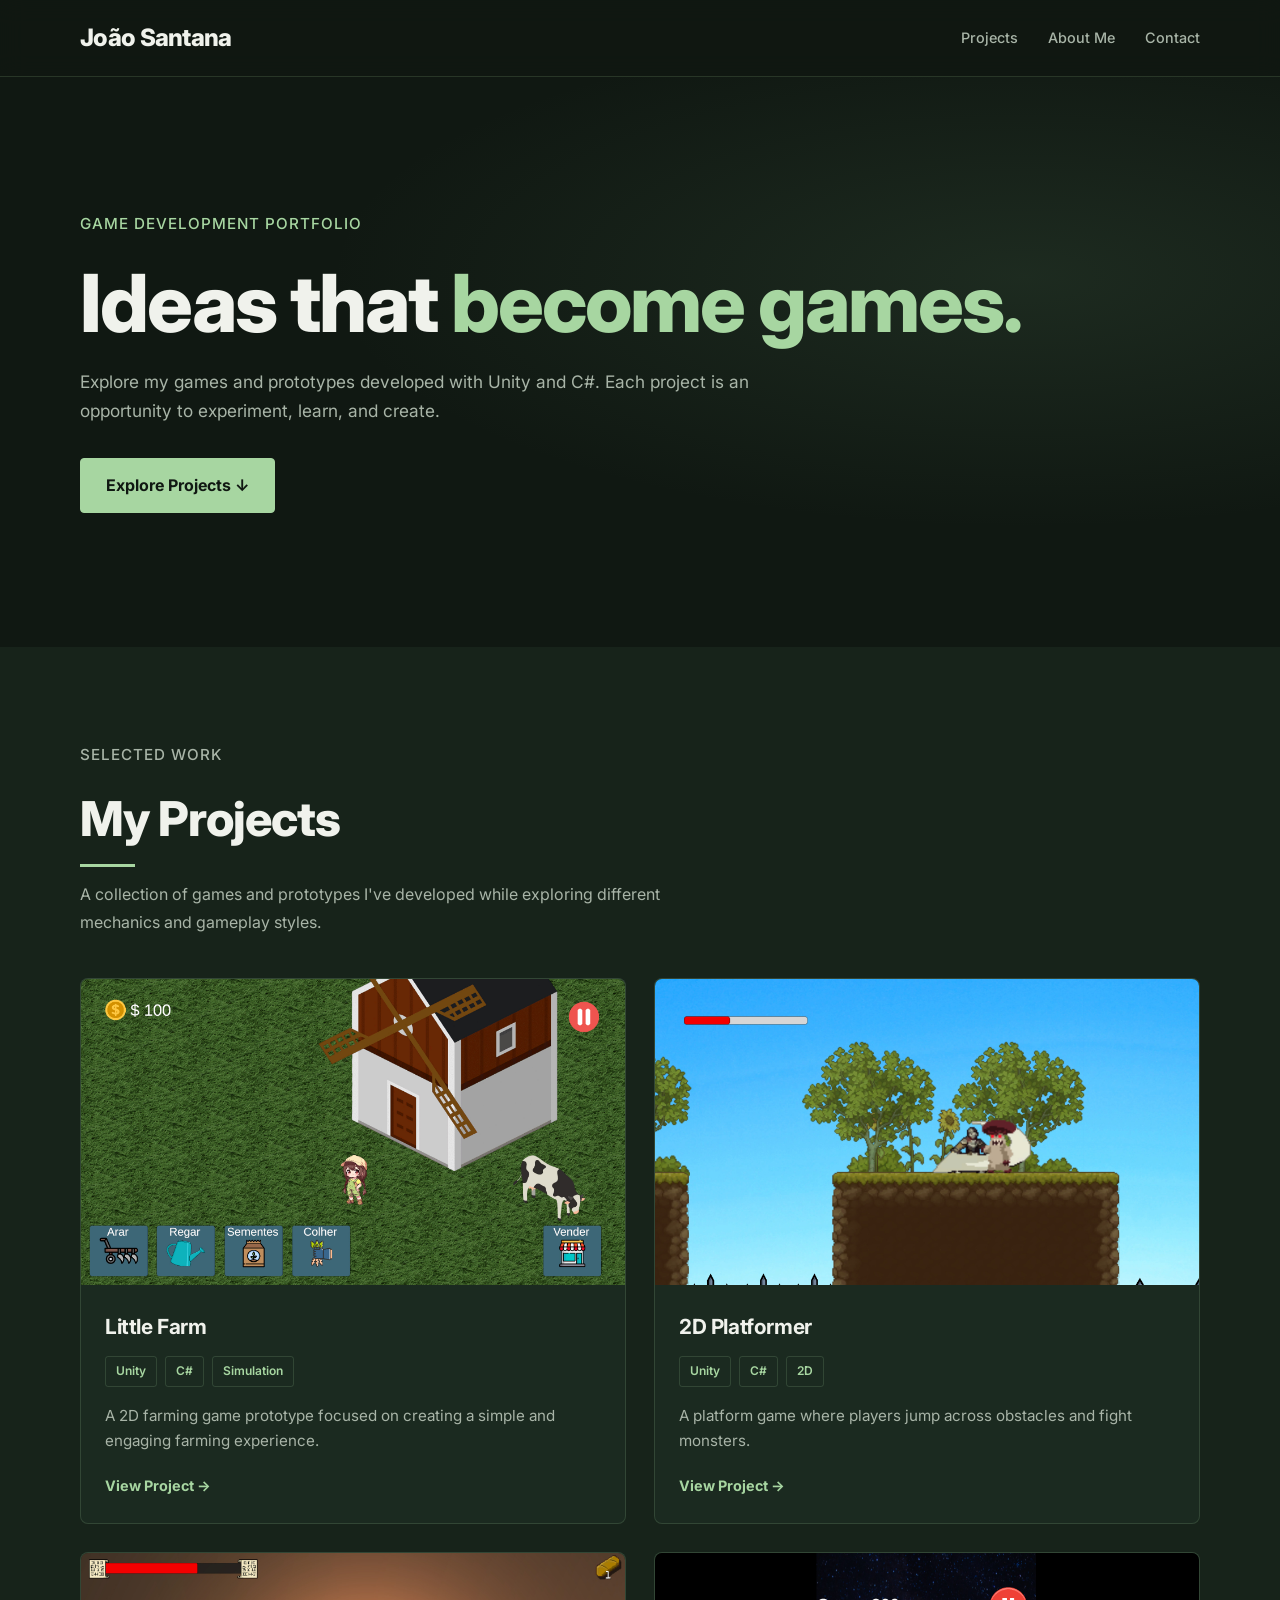
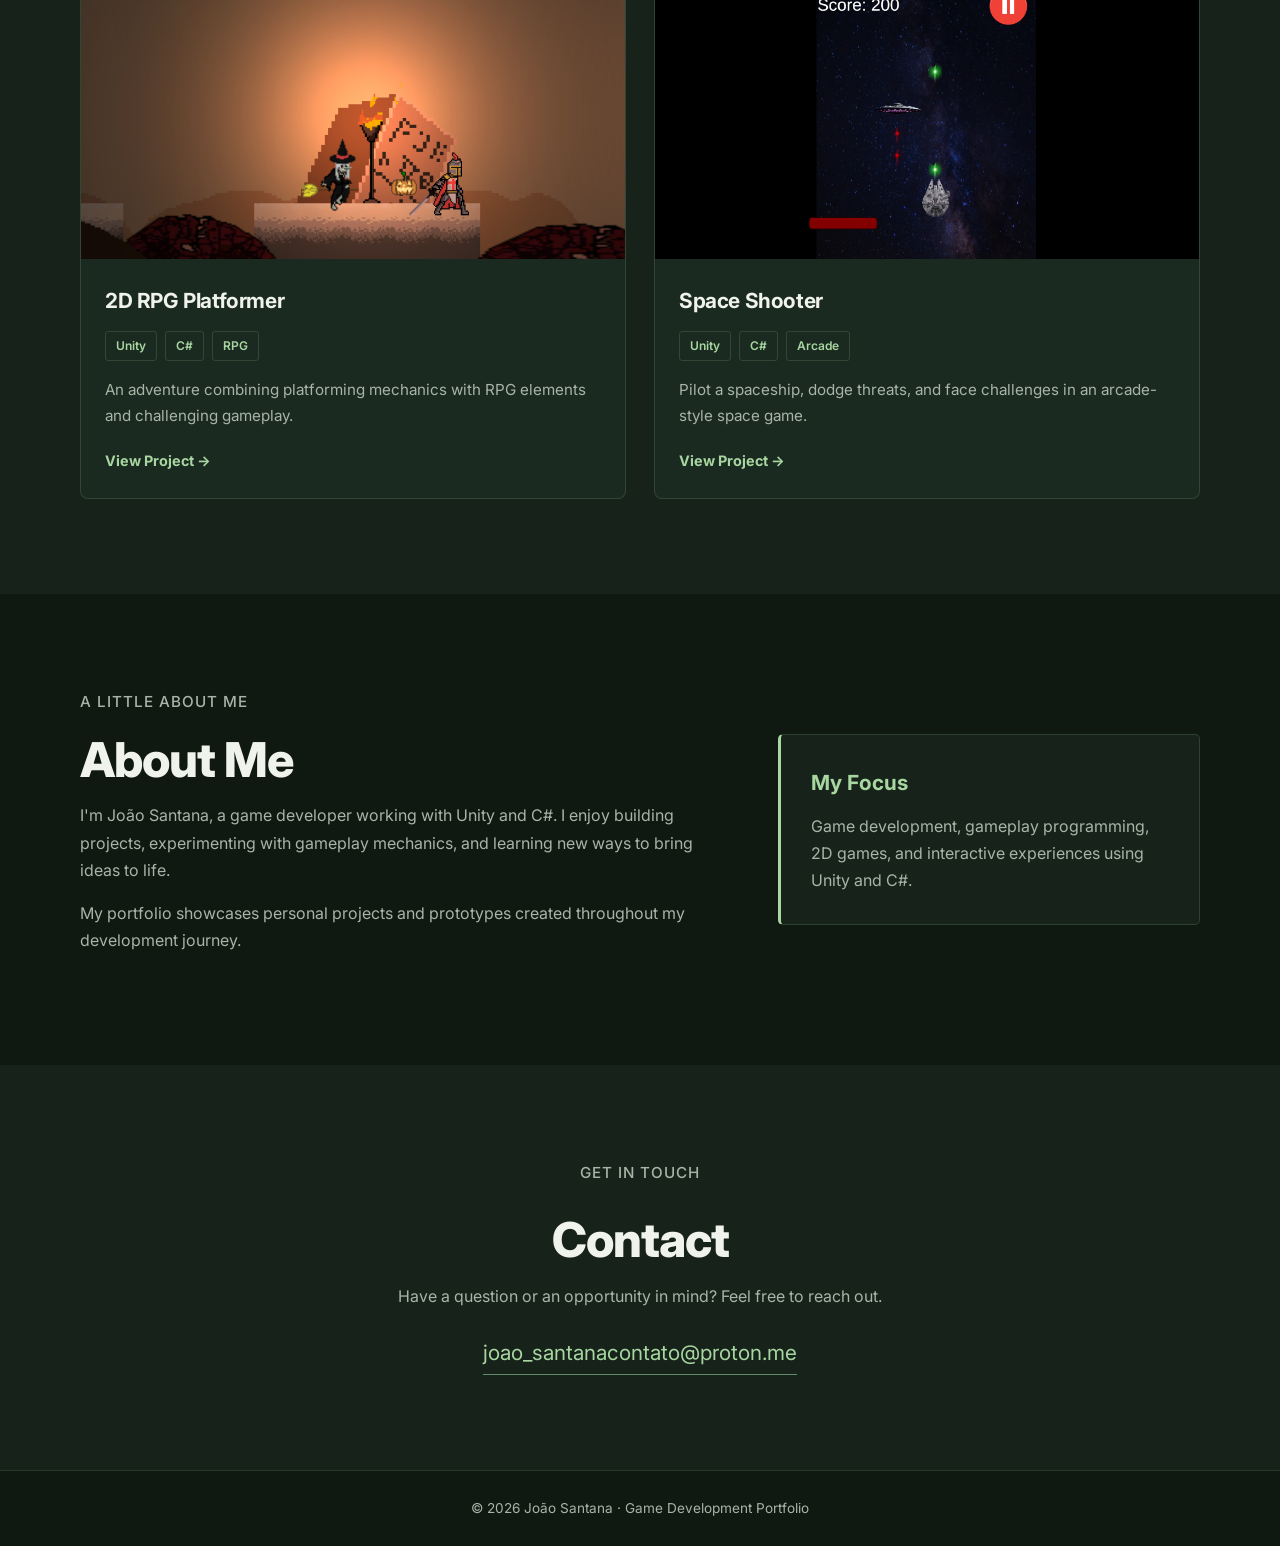
<file: index.html>
<!DOCTYPE html>
<html lang="en">
<head>
  <meta charset="UTF-8">
  <meta name="viewport" content="width=device-width, initial-scale=1">
  <meta name="theme-color" content="#101812">
  <meta name="description" content="João Santana's game development portfolio featuring Unity and C# projects.">
  <title>João Santana | Game Developer</title>
  <link rel="stylesheet" href="css/style.css">
</head>
<body>

<header>
  <div class="container navbar">
    <a class="logo" href="index.html">João Santana</a>

    <nav>
      <a href="#projects">Projects</a>
      <a href="#about">About Me</a>
      <a href="#contact">Contact</a>
    </nav>
  </div>
</header>

<main>

  <section class="hero">
    <div class="container hero-content">
      <p class="eyebrow">Game Development Portfolio</p>

      <h1>Ideas that <span>become games.</span></h1>

      <p>
        Explore my games and prototypes developed with Unity and C#.
        Each project is an opportunity to experiment, learn, and create.
      </p>

      <a class="button" href="#projects">Explore Projects ↓</a>
    </div>
  </section>

  <section id="projects" class="projects">
    <div class="container">

      <div class="section-heading">
        <p class="eyebrow">Selected Work</p>
        <h2>My Projects</h2>
        <p>
          A collection of games and prototypes I've developed while
          exploring different mechanics and gameplay styles.
        </p>
      </div>

      <div class="project-grid">

        <article class="project-card">
          <a href="fazendinha.html" aria-label="View Little Farm project">
            <img
              src="images/fazendinha.jpg"
              alt="Little Farm gameplay"
              loading="lazy"
            >
          </a>

          <div class="project-info">
            <h3>Little Farm</h3>

            <div class="tags">
              <span class="tag">Unity</span>
              <span class="tag">C#</span>
              <span class="tag">Simulation</span>
            </div>

            <p>
              A 2D farming game prototype focused on creating a
              simple and engaging farming experience.
            </p>

            <a class="project-link" href="fazendinha.html">
              View Project →
            </a>
          </div>
        </article>

        <article class="project-card">
          <a href="plataforma-2d.html" aria-label="View 2D Platformer project">
            <img
              src="images/plataforma-2d.jpg"
              alt="2D Platformer gameplay"
              loading="lazy"
            >
          </a>

          <div class="project-info">
            <h3>2D Platformer</h3>

            <div class="tags">
              <span class="tag">Unity</span>
              <span class="tag">C#</span>
              <span class="tag">2D</span>
            </div>

            <p>
              A platform game where players jump across obstacles
              and fight monsters.
            </p>

            <a class="project-link" href="plataforma-2d.html">
              View Project →
            </a>
          </div>
        </article>

        <article class="project-card">
          <a href="plataforma-rpg.html" aria-label="View 2D RPG Platformer project">
            <img
              src="images/plataforma-rpg.jpg"
              alt="2D RPG Platformer gameplay"
              loading="lazy"
            >
          </a>

          <div class="project-info">
            <h3>2D RPG Platformer</h3>

            <div class="tags">
              <span class="tag">Unity</span>
              <span class="tag">C#</span>
              <span class="tag">RPG</span>
            </div>

            <p>
              An adventure combining platforming mechanics with
              RPG elements and challenging gameplay.
            </p>

            <a class="project-link" href="plataforma-rpg.html">
              View Project →
            </a>
          </div>
        </article>

        <article class="project-card">
          <a href="jogo-de-naves.html" aria-label="View Space Shooter project">
            <img
              src="images/jogo-de-naves.jpg"
              alt="Space Shooter gameplay"
              loading="lazy"
            >
          </a>

          <div class="project-info">
            <h3>Space Shooter</h3>

            <div class="tags">
              <span class="tag">Unity</span>
              <span class="tag">C#</span>
              <span class="tag">Arcade</span>
            </div>

            <p>
              Pilot a spaceship, dodge threats, and face challenges
              in an arcade-style space game.
            </p>

            <a class="project-link" href="jogo-de-naves.html">
              View Project →
            </a>
          </div>
        </article>

      </div>
    </div>
  </section>

  <section id="about" class="about">
    <div class="container about-grid">

      <div>
        <p class="eyebrow">A Little About Me</p>
        <h2>About Me</h2>

        <p>
          I'm João Santana, a game developer working with Unity and C#.
          I enjoy building projects, experimenting with gameplay mechanics,
          and learning new ways to bring ideas to life.
        </p>

        <p>
          My portfolio showcases personal projects and prototypes
          created throughout my development journey.
        </p>
      </div>

      <div class="about-highlight">
        <h3>My Focus</h3>
        <p>
          Game development, gameplay programming, 2D games,
          and interactive experiences using Unity and C#.
        </p>
      </div>

    </div>
  </section>

  <section id="contact" class="contact">
    <div class="container">
      <p class="eyebrow">Get in Touch</p>
      <h2>Contact</h2>

      <p>
        Have a question or an opportunity in mind? Feel free to reach out.
      </p>

      <a
        class="email-link"
        href="mailto:joao_santanacontato@proton.me"
      >joao_santanacontato@proton.me</a>
    </div>
  </section>

</main>

<footer>
  <div class="container">
    <p>© 2026 João Santana · Game Development Portfolio</p>
  </div>
</footer>

</body>
</html>
</file>
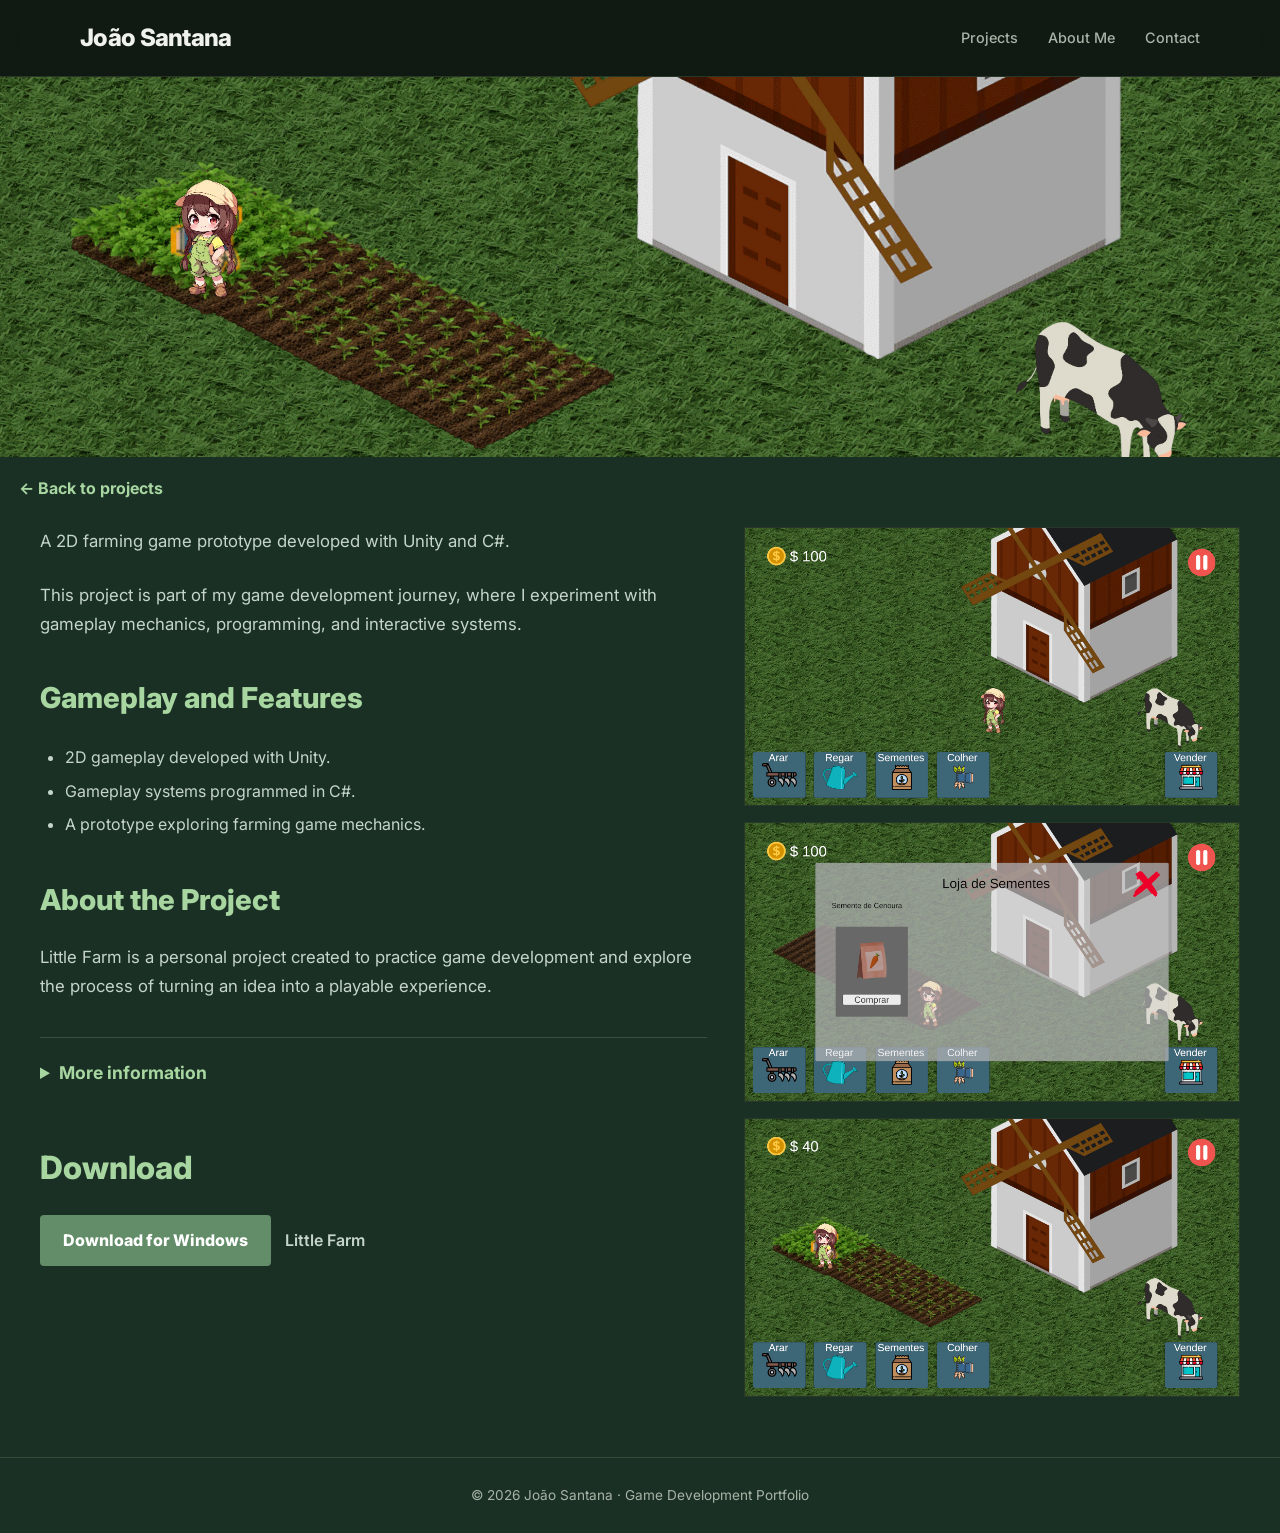
<file: fazendinha.html>
<!DOCTYPE html>
<html lang="en">
<head>
    <meta charset="UTF-8">
    <meta name="viewport" content="width=device-width, initial-scale=1">
    <meta name="theme-color" content="#101812">
    <title>Little Farm | João Santana</title>
    <link rel="stylesheet" href="css/style.css">
</head>

<body class="project-page">

    <header>
        <div class="container navbar">
            <a class="logo" href="index.html">João Santana</a>
            <nav>
                <a href="index.html#projects">Projects</a>
                <a href="index.html#about">About Me</a>
                <a href="index.html#contact">Contact</a>
            </nav>
        </div>
    </header>

    <div class="project-banner">
        <img
            src="images/fazendinha-banner.jpg"
            alt="Little Farm game banner"
        >
    </div>

    <a class="project-back" href="index.html#projects">
        ← Back to projects
    </a>

    <main class="project-layout">

        <div class="project-description">

            <p>
                A 2D farming game prototype developed with Unity and C#.
            </p>

            <p>
                This project is part of my game development journey,
                where I experiment with gameplay mechanics, programming,
                and interactive systems.
            </p>

            <h2>Gameplay and Features</h2>

            <ul>
                <li>2D gameplay developed with Unity.</li>
                <li>Gameplay systems programmed in C#.</li>
                <li>A prototype exploring farming game mechanics.</li>
            </ul>

            <h2>About the Project</h2>

            <p>
                Little Farm is a personal project created to practice
                game development and explore the process of turning
                an idea into a playable experience.
            </p>

            <details class="more-info">
                <summary>More information</summary>

                <h3>Technical Details</h3>
                <ul>
                    <li>Engine: Unity</li>
                    <li>Programming language: C#</li>
                    <li>Genre: Simulation</li>
                    <li>Project type: Personal prototype</li>
                </ul>

                <h3>Developer</h3>
                <p>Designed and developed by João Santana.</p>
            </details>

            <div class="project-download">
                <h2>Download</h2>

                <div class="download-row">
                  <a
    class="download-button"
    href="https://github.com/joaosantanaofficial/Game-downloads/releases/download/1.0.0/Little.Farm.zip"
>
    Download for Windows
</a>
                    <span class="download-details">
                        Little Farm
                    </span>
                </div>

               
            </div>

        </div>

        <aside class="project-gallery">

            <img
                src="images/fazendinha.jpg"
                alt="Little Farm gameplay screenshot"
                loading="lazy"
            >

            <img
                src="images/fazendinha-2.jpg"
                alt="Little Farm gameplay screenshot"
                loading="lazy"
            >

            <img
                src="images/fazendinha-3.jpg"
                alt="Little Farm additional screenshot"
                loading="lazy"
            >

        </aside>

    </main>

    <footer>
        <div class="container">
            <p>© 2026 João Santana · Game Development Portfolio</p>
        </div>
    </footer>

</body>
</html>
</file>
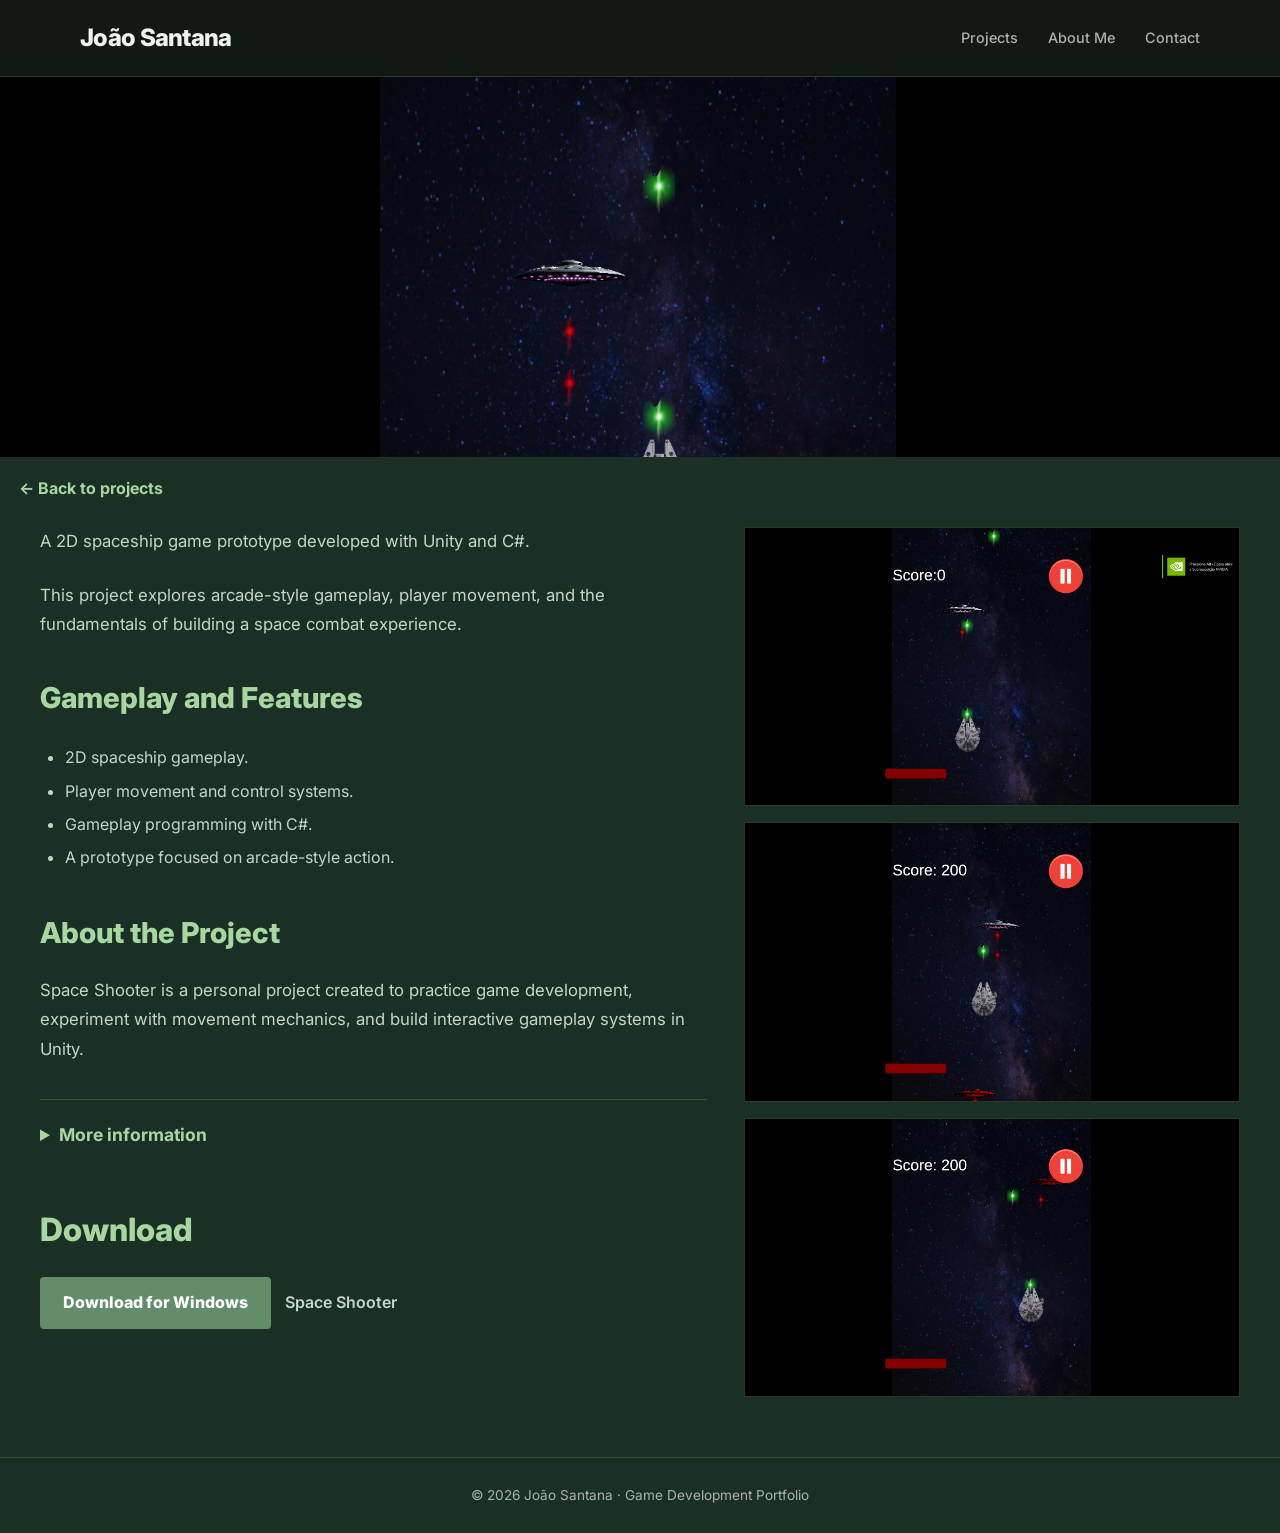
<file: jogo-de-naves.html>
<!DOCTYPE html>
<html lang="en">
<head>
    <meta charset="UTF-8">
    <meta name="viewport" content="width=device-width, initial-scale=1">
    <meta name="theme-color" content="#101812">
    <title>Space Shooter | João Santana</title>
    <link rel="stylesheet" href="css/style.css">
</head>

<body class="project-page">

    <header>
        <div class="container navbar">
            <a class="logo" href="index.html">João Santana</a>
            <nav>
                <a href="index.html#projects">Projects</a>
                <a href="index.html#about">About Me</a>
                <a href="index.html#contact">Contact</a>
            </nav>
        </div>
    </header>

    <div class="project-banner">
        <img src="images/naves-banner.jpg"
             alt="Space Shooter game banner">
    </div>

    <a class="project-back" href="index.html#projects">
        ← Back to projects
    </a>

    <main class="project-layout">

        <div class="project-description">

            <p>
                A 2D spaceship game prototype developed with Unity and C#.
            </p>

            <p>
                This project explores arcade-style gameplay, player
                movement, and the fundamentals of building a space
                combat experience.
            </p>

            <h2>Gameplay and Features</h2>

            <ul>
                <li>2D spaceship gameplay.</li>
                <li>Player movement and control systems.</li>
                <li>Gameplay programming with C#.</li>
                <li>A prototype focused on arcade-style action.</li>
            </ul>

            <h2>About the Project</h2>

            <p>
                Space Shooter is a personal project created to practice
                game development, experiment with movement mechanics,
                and build interactive gameplay systems in Unity.
            </p>

            <details class="more-info">
                <summary>More information</summary>

                <h3>Technical Details</h3>
                <ul>
                    <li>Engine: Unity</li>
                    <li>Programming language: C#</li>
                    <li>Genre: Arcade / Space Shooter</li>
                    <li>Project type: Personal prototype</li>
                </ul>

                <h3>Developer</h3>
                <p>Designed and developed by João Santana.</p>
            </details>

            <div class="project-download">
                <h2>Download</h2>

                <div class="download-row">
                   <a class="download-button"
   href="https://github.com/joaosantanaofficial/Game-downloads/releases/download/space-shooter-v1.0/SPACE.SHOOTERS.zip">
    Download for Windows
</a>
                    <span class="download-details">
                        Space Shooter
                    </span>
                </div>

            </div>

        </div>

        <aside class="project-gallery">

            <img src="images/naves.jpg"
                 alt="Space Shooter gameplay screenshot"
                 loading="lazy">

            <img src="images/naves-2.jpg"
                 alt="Space Shooter gameplay screenshot"
                 loading="lazy">

            <img src="images/naves-3.jpg"
                 alt="Space Shooter additional screenshot"
                 loading="lazy">

        </aside>

    </main>

    <footer>
        <div class="container">
            <p>© 2026 João Santana · Game Development Portfolio</p>
        </div>
    </footer>

</body>
</html>
</file>
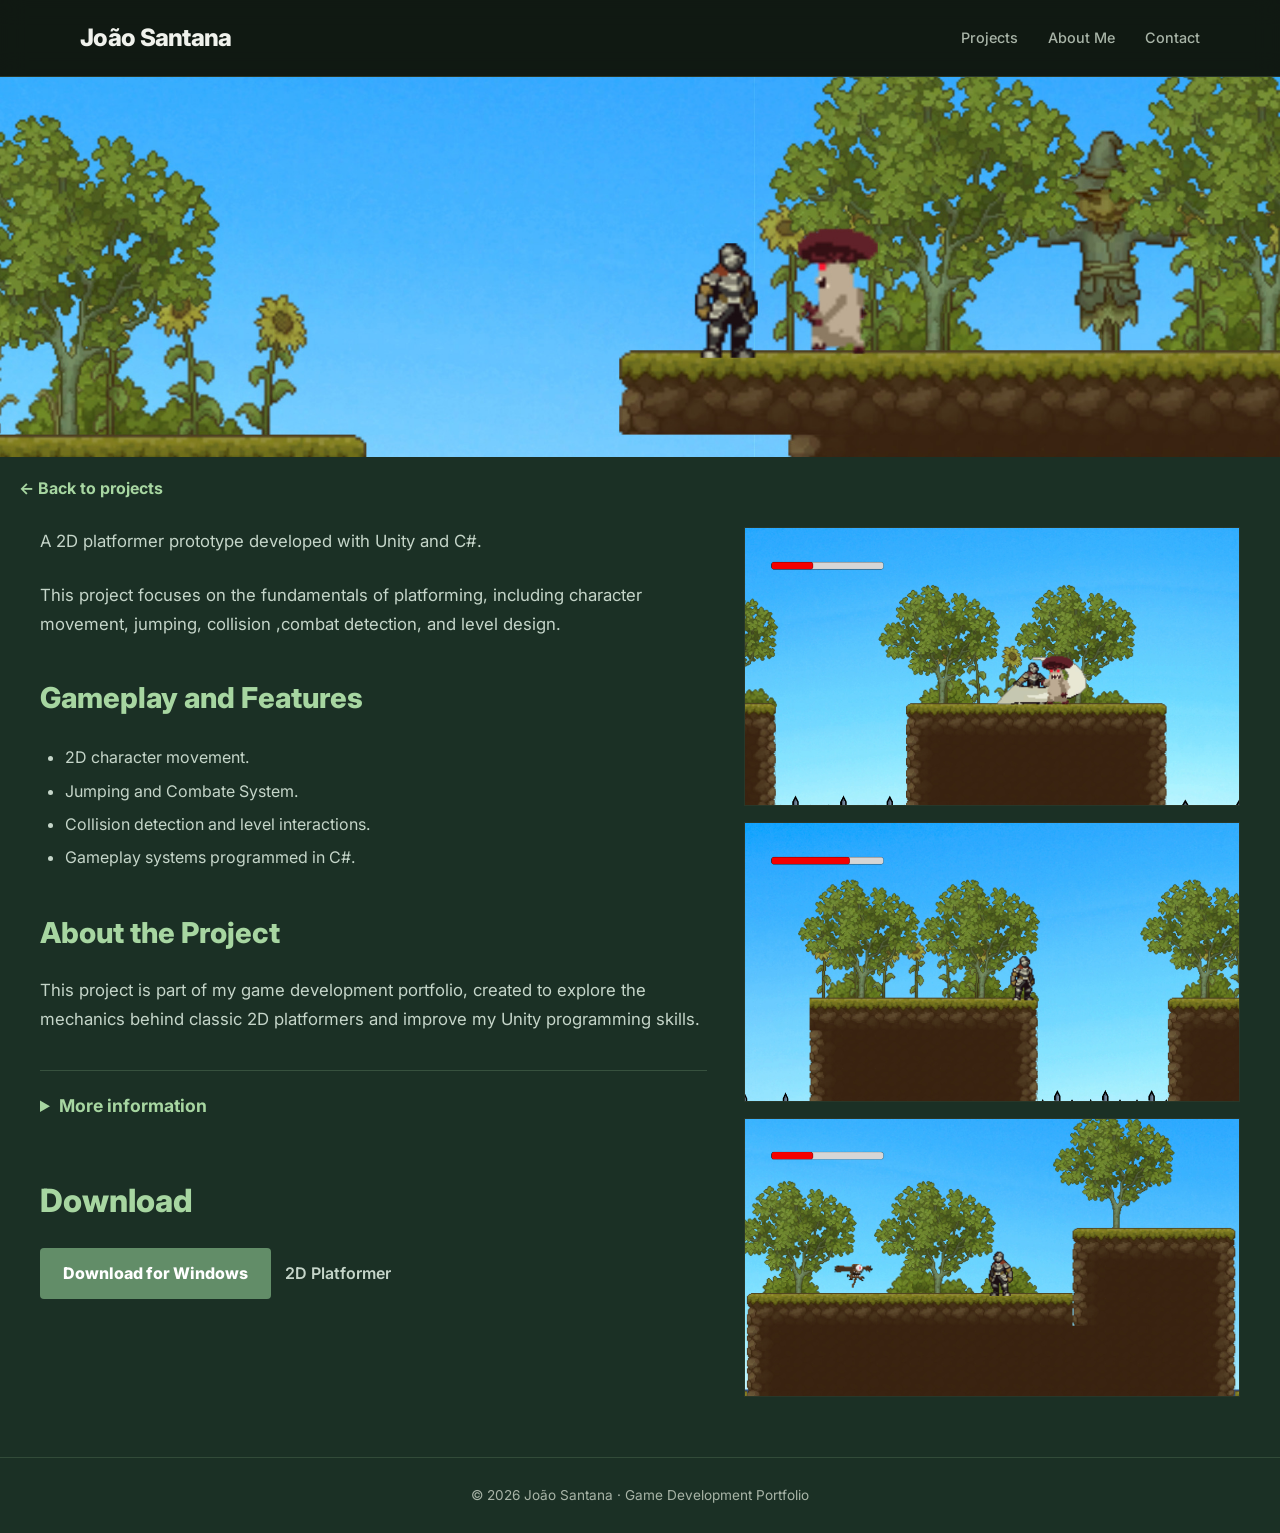
<file: plataforma-2d.html>
<!DOCTYPE html>
<html lang="en">
<head>
    <meta charset="UTF-8">
    <meta name="viewport" content="width=device-width, initial-scale=1">
    <meta name="theme-color" content="#101812">
    <title>2D Platformer | João Santana</title>
    <link rel="stylesheet" href="css/style.css">
</head>

<body class="project-page">

    <header>
        <div class="container navbar">
            <a class="logo" href="index.html">João Santana</a>
            <nav>
                <a href="index.html#projects">Projects</a>
                <a href="index.html#about">About Me</a>
                <a href="index.html#contact">Contact</a>
            </nav>
        </div>
    </header>

    <div class="project-banner">
        <img src="images/plataforma-2d-banner.jpg"
             alt="2D Platformer game banner">
    </div>

    <a class="project-back" href="index.html#projects">
        ← Back to projects
    </a>

    <main class="project-layout">

        <div class="project-description">

            <p>
                A 2D platformer prototype developed with Unity and C#.
            </p>

            <p>
                This project focuses on the fundamentals of platforming,
                including character movement, jumping, collision ,combat
                detection, and level design.
            </p>

            <h2>Gameplay and Features</h2>

            <ul>
                <li>2D character movement.</li>
                <li>Jumping and Combate System.</li>
                <li>Collision detection and level interactions.</li>
                <li>Gameplay systems programmed in C#.</li>
            </ul>

            <h2>About the Project</h2>

            <p>
                This project is part of my game development portfolio,
                created to explore the mechanics behind classic 2D
                platformers and improve my Unity programming skills.
            </p>

            <details class="more-info">
                <summary>More information</summary>

                <h3>Technical Details</h3>
                <ul>
                    <li>Engine: Unity</li>
                    <li>Programming language: C#</li>
                    <li>Genre: 2D Platformer</li>
                    <li>Project type: Personal prototype</li>
                </ul>

                <h3>Developer</h3>
                <p>Designed and developed by João Santana.</p>
            </details>

            <div class="project-download">
                <h2>Download</h2>

                <div class="download-row">
                 <a class="download-button"
   href="https://github.com/joaosantanaofficial/Game-downloads/releases/download/platformer-2d-v1.0/2D.PLATFORM.zip">
    Download for Windows
</a>
                    <span class="download-details">
                        2D Platformer
                    </span>
                </div>

           
            </div>

        </div>

        <aside class="project-gallery">

            <img src="images/plataforma-2d.jpg"
                 alt="2D Platformer gameplay screenshot"
                 loading="lazy">

            <img src="images/plataforma-2d-2.jpg"
                 alt="2D Platformer gameplay screenshot"
                 loading="lazy">

            <img src="images/plataforma-2d-3.jpg"
                 alt="2D Platformer additional screenshot"
                 loading="lazy">

        </aside>

    </main>

    <footer>
        <div class="container">
            <p>© 2026 João Santana · Game Development Portfolio</p>
        </div>
    </footer>

</body>
</html>
</file>
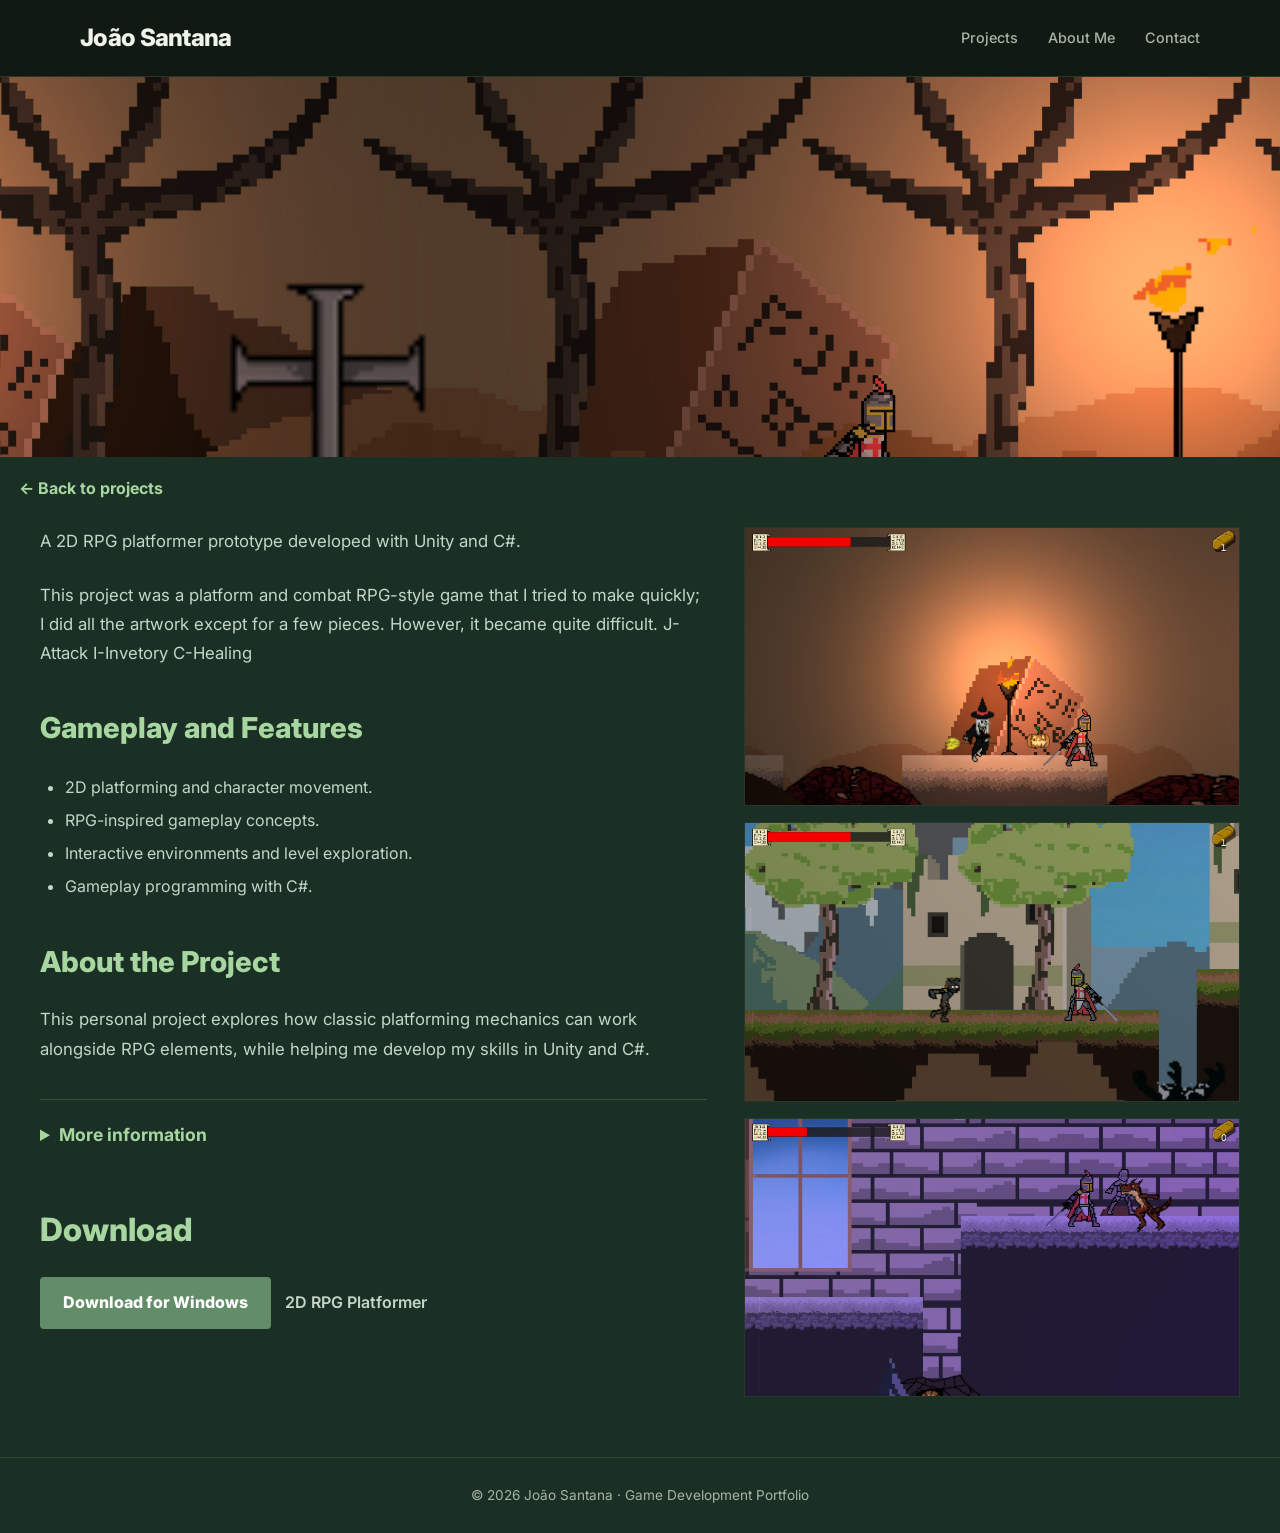
<file: plataforma-rpg.html>
<!DOCTYPE html>
<html lang="en">
<head>
    <meta charset="UTF-8">
    <meta name="viewport" content="width=device-width, initial-scale=1">
    <meta name="theme-color" content="#101812">
    <title>2D RPG Platformer | João Santana</title>
    <link rel="stylesheet" href="css/style.css">
</head>

<body class="project-page">

    <header>
        <div class="container navbar">
            <a class="logo" href="index.html">João Santana</a>
            <nav>
                <a href="index.html#projects">Projects</a>
                <a href="index.html#about">About Me</a>
                <a href="index.html#contact">Contact</a>
            </nav>
        </div>
    </header>

    <div class="project-banner">
        <img src="images/plataforma-rpg-banner.jpg"
             alt="2D RPG Platformer game banner">
    </div>

    <a class="project-back" href="index.html#projects">
        ← Back to projects
    </a>

    <main class="project-layout">

        <div class="project-description">

            <p>
                A 2D RPG platformer prototype developed with Unity and C#.
            </p>

            <p>
              This project was a platform and combat RPG-style game that I tried to make quickly; I did all the artwork except for a few pieces.
              However, it became quite difficult.
              J-Attack
              I-Invetory
              C-Healing
            </p>

            <h2>Gameplay and Features</h2>

            <ul>
                <li>2D platforming and character movement.</li>
                <li>RPG-inspired gameplay concepts.</li>
                <li>Interactive environments and level exploration.</li>
                <li>Gameplay programming with C#.</li>
            </ul>

            <h2>About the Project</h2>

            <p>
                This personal project explores how classic platforming
                mechanics can work alongside RPG elements, while
                helping me develop my skills in Unity and C#.
            </p>

            <details class="more-info">
                <summary>More information</summary>

                <h3>Technical Details</h3>
                <ul>
                    <li>Engine: Unity</li>
                    <li>Programming language: C#</li>
                    <li>Genre: 2D RPG / Platformer</li>
                    <li>Project type: Personal prototype</li>
                </ul>

                <h3>Developer</h3>
                <p>Designed and developed by João Santana.</p>
            </details>

            <div class="project-download">
                <h2>Download</h2>

                <div class="download-row">
             <a class="download-button"
   href="https://github.com/joaosantanaofficial/Game-downloads/releases/download/platformer-rpg-2d-v1.0/Buy.and.Fight.zip">
    Download for Windows
</a>
                    <span class="download-details">
                        2D RPG Platformer
                    </span>
                </div>

               
            </div>

        </div>

        <aside class="project-gallery">

            <img src="images/plataforma-rpg.jpg"
                 alt="2D RPG Platformer gameplay screenshot"
                 loading="lazy">

            <img src="images/plataforma-rpg-2.jpg"
                 alt="2D RPG Platformer gameplay screenshot"
                 loading="lazy">

            <img src="images/plataforma-rpg-3.jpg"
                 alt="2D RPG Platformer additional screenshot"
                 loading="lazy">

        </aside>

    </main>

    <footer>
        <div class="container">
            <p>© 2026 João Santana · Game Development Portfolio</p>
        </div>
    </footer>

</body>
</html>
</file>
<file: css/style.css>
@import url('https://fonts.googleapis.com/css2?family=Inter:wght@400;500;600;700;800;900&display=swap');

:root {
    --bg: #101812;
    --bg-light: #17231a;
    --card: #1b2a20;
    --green: #a7d6a1;
    --green-dark: #628d68;
    --text: #f0f2ec;
    --muted: #a8b4a7;
    --border: rgba(167, 214, 161, 0.16);
}

* {
    margin: 0;
    padding: 0;
    box-sizing: border-box;
}

html {
    scroll-behavior: smooth;
    scroll-padding-top: 90px;
}

body {
    background: var(--bg);
    color: var(--text);
    font-family: 'Inter', Arial, sans-serif;
    line-height: 1.7;
}

a {
    color: inherit;
    text-decoration: none;
}

img {
    display: block;
    max-width: 100%;
}

.container {
    width: min(1120px, 90%);
    margin: 0 auto;
}

/* HEADER */

header {
    position: sticky;
    top: 0;
    z-index: 100;
    background: rgba(16, 24, 18, 0.94);
    backdrop-filter: blur(12px);
    border-bottom: 1px solid var(--border);
}

.navbar {
    min-height: 76px;
    display: flex;
    align-items: center;
    justify-content: space-between;
    gap: 24px;
}

.logo {
    font-family: 'Inter', Arial, sans-serif;
    font-size: 1.5rem;
    font-weight: 800;
    color: var(--text);
    letter-spacing: -0.7px;
}

nav {
    display: flex;
    align-items: center;
    gap: 30px;
}

nav a {
    color: var(--muted);
    font-size: 0.9rem;
    font-weight: 500;
    transition: color 0.2s;
}

nav a:hover {
    color: var(--green);
}

/* HERO */

.hero {
    min-height: 570px;
    display: flex;
    align-items: center;
    padding: 100px 0;
    background:
        radial-gradient(ellipse at 80% 35%, rgba(98, 141, 104, 0.16), transparent 48%),
        var(--bg);
}

.hero-content {
    max-width: 1120px;
    width: 90%;
    margin: 0 auto;
}

.eyebrow {
    color: var(--green);
    text-transform: uppercase;
    letter-spacing: 1px;
    font-size: 0.95rem;
    font-weight: 500;
    margin-bottom: 22px;
}

.hero h1 {
    font-family: 'Inter', Arial, sans-serif;
    font-size: clamp(3rem, 7vw, 5rem);
    font-weight: 800;
    line-height: 1.1;
    letter-spacing: -2px;
    margin-bottom: 20px;
}

.hero h1 span {
    color: var(--green);
}

.hero p:not(.eyebrow) {
    max-width: 700px;
    color: var(--muted);
    font-size: 1.08rem;
    margin-bottom: 32px;
}

.button {
    display: inline-block;
    padding: 13px 25px;
    border: 1px solid var(--green);
    border-radius: 4px;
    color: var(--bg);
    background: var(--green);
    font-weight: 700;
    transition: 0.25s;
}

.button:hover {
    background: transparent;
    color: var(--green);
    transform: translateY(-2px);
}

/* GENERAL SECTIONS */

section {
    padding: 95px 0;
}

.section-heading {
    margin-bottom: 42px;
}

.section-heading h2,
.about h2,
.contact h2 {
    font-family: 'Inter', Arial, sans-serif;
    font-size: clamp(2rem, 4vw, 3rem);
    font-weight: 800;
    line-height: 1.2;
    letter-spacing: -1px;
    margin-bottom: 14px;
}

.section-heading p,
.about p,
.contact p {
    color: var(--muted);
    max-width: 650px;
}

.section-heading h2::after {
    content: '';
    display: block;
    width: 55px;
    height: 3px;
    background: var(--green);
    margin-top: 17px;
}

/* PROJECTS */

.projects {
    background: var(--bg-light);
}

.project-grid {
    display: grid;
    grid-template-columns: repeat(2, minmax(0, 1fr));
    gap: 28px;
}

.project-card {
    overflow: hidden;
    background: var(--card);
    border: 1px solid var(--border);
    border-radius: 8px;
    transition: transform 0.25s, border-color 0.25s;
}

.project-card:hover {
    transform: translateY(-6px);
    border-color: var(--green-dark);
}

.project-card img {
    width: 100%;
    aspect-ratio: 16 / 9;
    object-fit: cover;
    background: #243329;
}

.project-info {
    padding: 24px;
}

.project-info h3 {
    font-family: 'Inter', Arial, sans-serif;
    font-size: 1.3rem;
    font-weight: 700;
    letter-spacing: -0.4px;
    margin-bottom: 12px;
}

.project-info p {
    color: var(--muted);
    font-size: 0.95rem;
    margin-bottom: 18px;
}

.project-link {
    display: inline-block;
    color: var(--green);
    font-weight: 700;
    font-size: 0.9rem;
}

.project-link:hover {
    text-decoration: underline;
}

/* PROJECT TAGS */

.tags {
    display: flex;
    flex-wrap: wrap;
    gap: 8px;
    margin-bottom: 16px;
}

.tag {
    display: inline-block;
    padding: 4px 10px;
    border: 1px solid var(--border);
    border-radius: 3px;
    color: var(--green);
    font-size: 0.75rem;
    font-weight: 600;
}

/* ABOUT */

.about-grid {
    display: grid;
    grid-template-columns: 1.2fr 0.8fr;
    gap: 65px;
    align-items: center;
}

.about p {
    margin-bottom: 16px;
}

.about-highlight {
    padding: 30px;
    background: var(--bg-light);
    border: 1px solid var(--border);
    border-left: 3px solid var(--green);
    border-radius: 5px;
}

.about-highlight h3 {
    font-family: 'Inter', Arial, sans-serif;
    color: var(--green);
    font-size: 1.3rem;
    font-weight: 700;
    margin-bottom: 12px;
}

.about-highlight p {
    margin-bottom: 0;
}

/* CONTACT */

.contact {
    background: var(--bg-light);
    text-align: center;
}

.contact .container {
    display: flex;
    flex-direction: column;
    align-items: center;
}

.contact p {
    margin-bottom: 25px;
}

.email-link {
    color: var(--green);
    font-size: clamp(1rem, 3vw, 1.3rem);
    overflow-wrap: anywhere;
    border-bottom: 1px solid var(--green-dark);
    padding-bottom: 4px;
}

.email-link:hover {
    color: var(--text);
}

/* FOOTER */

footer {
    padding: 26px 0;
    border-top: 1px solid var(--border);
    color: var(--muted);
    font-size: 0.85rem;
    text-align: center;
}

/* MOBILE */

@media (max-width: 700px) {
    .navbar {
        flex-direction: column;
        justify-content: center;
        padding: 18px 0;
        gap: 12px;
    }

    nav {
        justify-content: center;
        flex-wrap: wrap;
        gap: 12px 20px;
    }

    .hero {
        min-height: auto;
        padding: 85px 0;
    }

    .hero h1 {
        font-size: clamp(2.7rem, 10vw, 4rem);
        letter-spacing: -1.5px;
    }

    section {
        padding: 65px 0;
    }

    .project-grid,
    .about-grid {
        grid-template-columns: 1fr;
    }

    .about-grid {
        gap: 25px;
    }
}





.project-banner {
    width: 100%;
    height: auto;
    max-height: 455px;
    overflow: hidden;
    background: #17231a;
}

.project-banner img {
    width: 100%;
    height: 100%;
    max-height: 455px;
    object-fit: cover;
    object-position: center;
}

.project-page {
    background: #1b3025;
    color: #d6e4d8;
    min-height: 100vh;
    font-family: 'Inter', Arial, sans-serif;
}

.project-layout {
    width: min(1500px, 97%);
    margin: 0 auto;
    padding: 25px 0 50px;
    display: grid;
    grid-template-columns: 1.55fr 1fr;
    gap: 25px;
    align-items: start;
}

.project-description {
    min-width: 0;
}

.project-description p {
    font-size: 1.05rem;
    line-height: 1.75;
    margin-bottom: 22px;
    color: #c5d5c9;
}

.project-description h2 {
    font-size: 1.8rem;
    color: var(--green);
    margin: 35px 0 18px;
    font-weight: 800;
}

.project-description h3 {
    font-size: 1.25rem;
    color: var(--green);
    margin: 25px 0 12px;
}

.project-description ul {
    padding-left: 25px;
    margin-bottom: 25px;
}

.project-description li {
    padding: 3px 0;
    color: #c5d5c9;
}

.project-gallery {
    display: flex;
    flex-direction: column;
    gap: 12px;
    min-width: 0;
}

.project-gallery img,
.project-gallery iframe {
    width: 100%;
    aspect-ratio: 16 / 9;
    object-fit: cover;
    border: 1px solid rgba(167, 214, 161, 0.16);
    background: #101812;
}

.project-gallery a {
    display: block;
}

.project-gallery a:hover img {
    border-color: var(--green);
}

.project-download {
    margin: 35px 0;
}

.project-download h2 {
    color: var(--green);
    font-size: 2rem;
    margin-bottom: 20px;
}

.download-row {
    display: flex;
    align-items: center;
    flex-wrap: wrap;
    gap: 14px;
    margin: 15px 0;
}

.download-button {
    display: inline-block;
    padding: 12px 23px;
    background: #628d68;
    color: #fff;
    font-weight: 800;
    border-radius: 4px;
    transition: background 0.2s;
}

.download-button:hover {
    background: #7baa80;
}

.download-button.disabled {
    background: #35483b;
    color: #b4c4b7;
    cursor: default;
}

.download-details {
    color: #c5d5c9;
    font-weight: 600;
}

.more-info {
    margin: 35px 0;
    border-top: 1px solid rgba(167, 214, 161, 0.2);
    padding-top: 20px;
}

.more-info summary {
    color: var(--green);
    font-size: 1.1rem;
    font-weight: 700;
    cursor: pointer;
    margin-bottom: 18px;
}

.more-info[open] summary {
    margin-bottom: 22px;
}

.project-back {
    display: inline-block;
    color: var(--green);
    margin: 20px 1.5%;
    font-weight: 700;
}

.project-back:hover {
    text-decoration: underline;
}

@media (max-width: 800px) {
    .project-banner img {
        min-height: 180px;
        max-height: 300px;
        object-fit: cover;
    }

    .project-layout {
        grid-template-columns: 1fr;
        width: 92%;
        gap: 30px;
    }

    .project-gallery {
        grid-row: 1;
    }

    .project-description p {
        font-size: 1rem;
    }

    .project-download h2 {
        font-size: 1.7rem;
    }
}



/* FIX: INDIVIDUAL GAME PAGE */

body.project-page {
    margin: 0;
    background: #1b3025;
    color: #d6e4d8;
}

body.project-page > header {
    width: 100%;
}

body.project-page .project-banner {
    display: block;
    width: 100%;
    height: 380px;
    max-height: none;
    margin: 0;
    padding: 0;
    overflow: hidden;
}

body.project-page .project-banner img {
    display: block;
    width: 100%;
    height: 100%;
    max-height: none;
    object-fit: cover;
}

body.project-page .project-back {
    margin: 18px 1.5% 0;
}

body.project-page main.project-layout {
    display: grid !important;
    grid-template-columns: minmax(0, 1.5fr) minmax(0, 1fr) !important;
    align-items: start;
    gap: 25px;
    width: 97%;
    max-width: 1500px;
    margin: 0 auto;
    padding: 20px 0 50px;
}

body.project-page .project-description {
    min-width: 0;
}

body.project-page .project-gallery {
    display: flex;
    flex-direction: column;
    gap: 12px;
    min-width: 0;
}

body.project-page .project-gallery img {
    display: block;
    width: 100%;
    height: auto;
    aspect-ratio: 16 / 9;
    object-fit: cover;
}

body.project-page .project-download {
    margin: 35px 0;
}

@media (max-width: 800px) {
    body.project-page .project-banner {
        height: 230px;
    }

    body.project-page main.project-layout {
        grid-template-columns: minmax(0, 1fr) !important;
        width: 92%;
    }

    body.project-page .project-gallery {
        grid-row: auto;
    }
}

body.project-page main.project-layout {
    width: calc(100% - 80px);
    max-width: 1400px;
    margin: 0 auto;
    padding: 25px 0 60px;
    grid-template-columns: minmax(0, 1.15fr) minmax(0, 0.85fr) !important;
    gap: 32px;
}

body.project-page .project-description {
    min-width: 0;
    padding-right: 5px;
}

body.project-page .project-gallery {
    min-width: 0;
    gap: 16px;
}

body.project-page .project-gallery img {
    width: 100%;
    aspect-ratio: 16 / 9;
    object-fit: cover;
}

body.project-page .project-description p {
    margin-bottom: 24px;
}

@media (max-width: 800px) {
    body.project-page main.project-layout {
        width: 92%;
        grid-template-columns: minmax(0, 1fr) !important;
        gap: 25px;
    }
}
</file>
